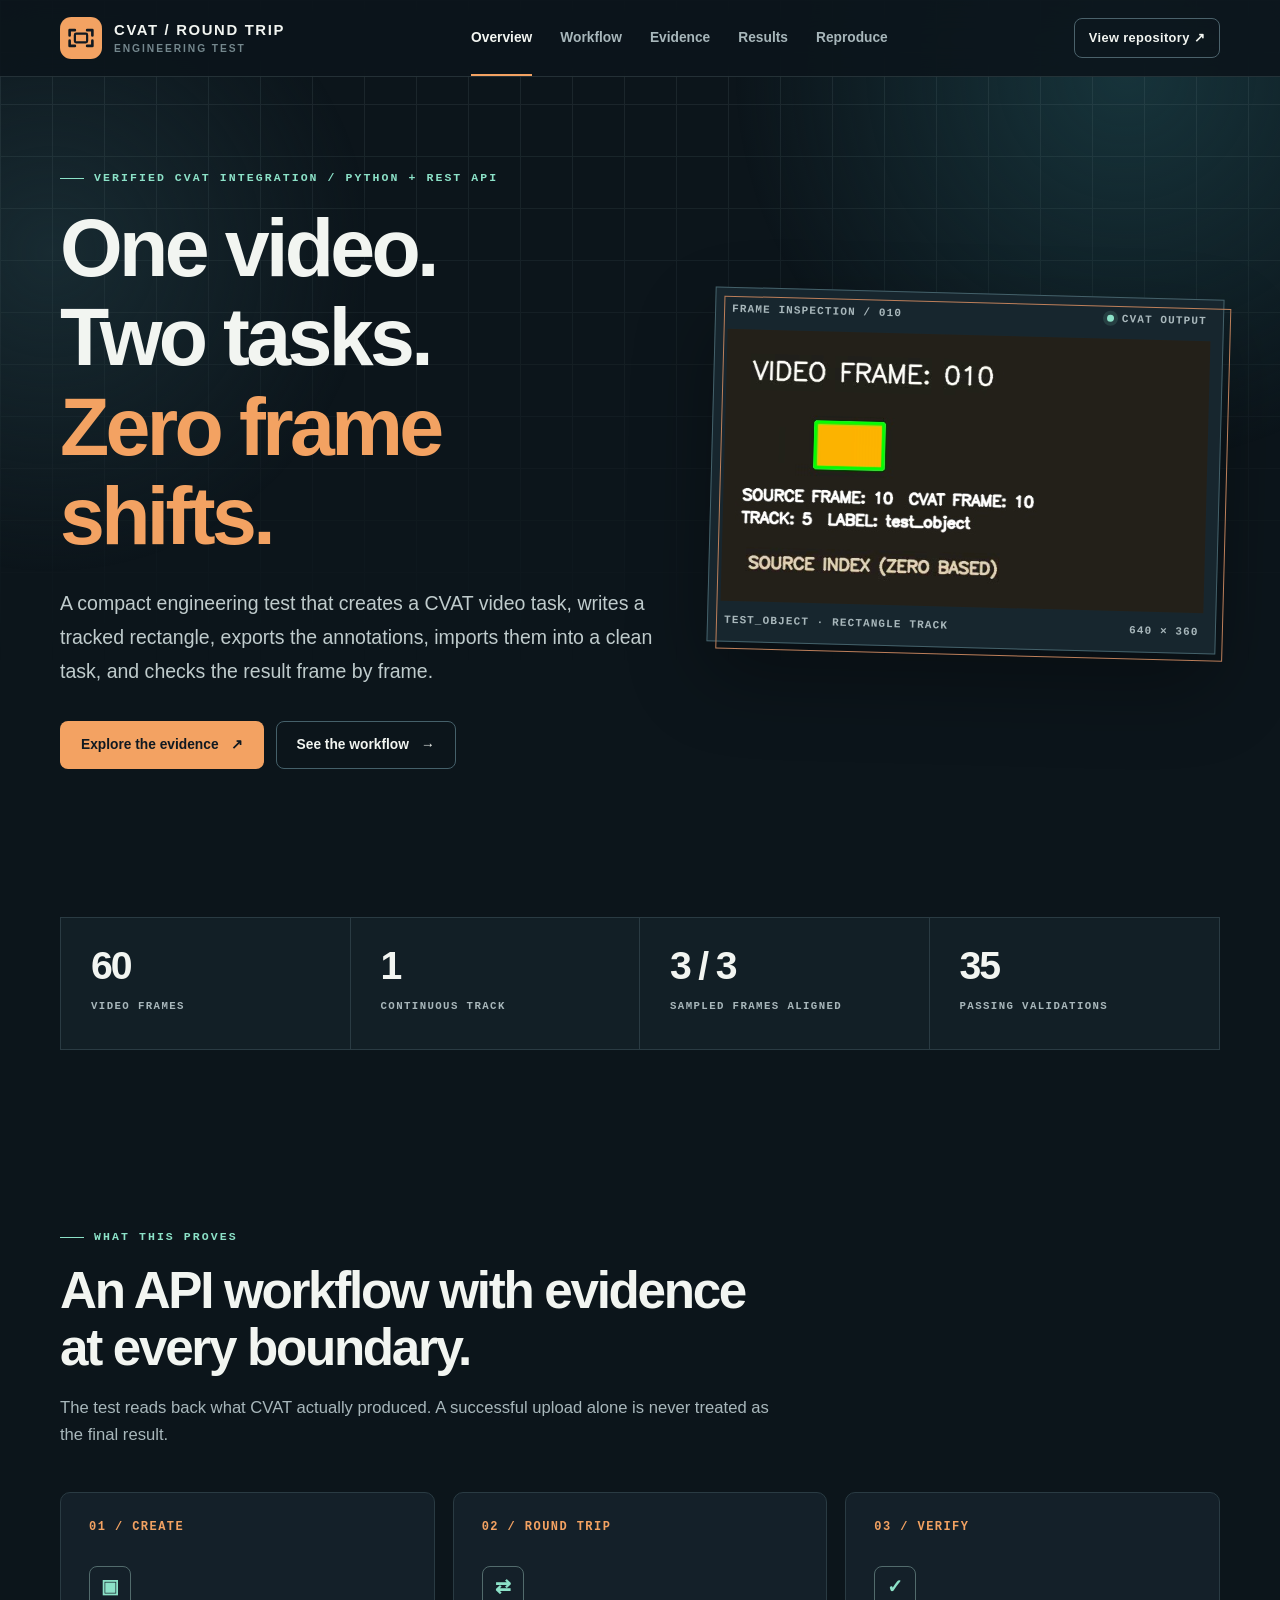
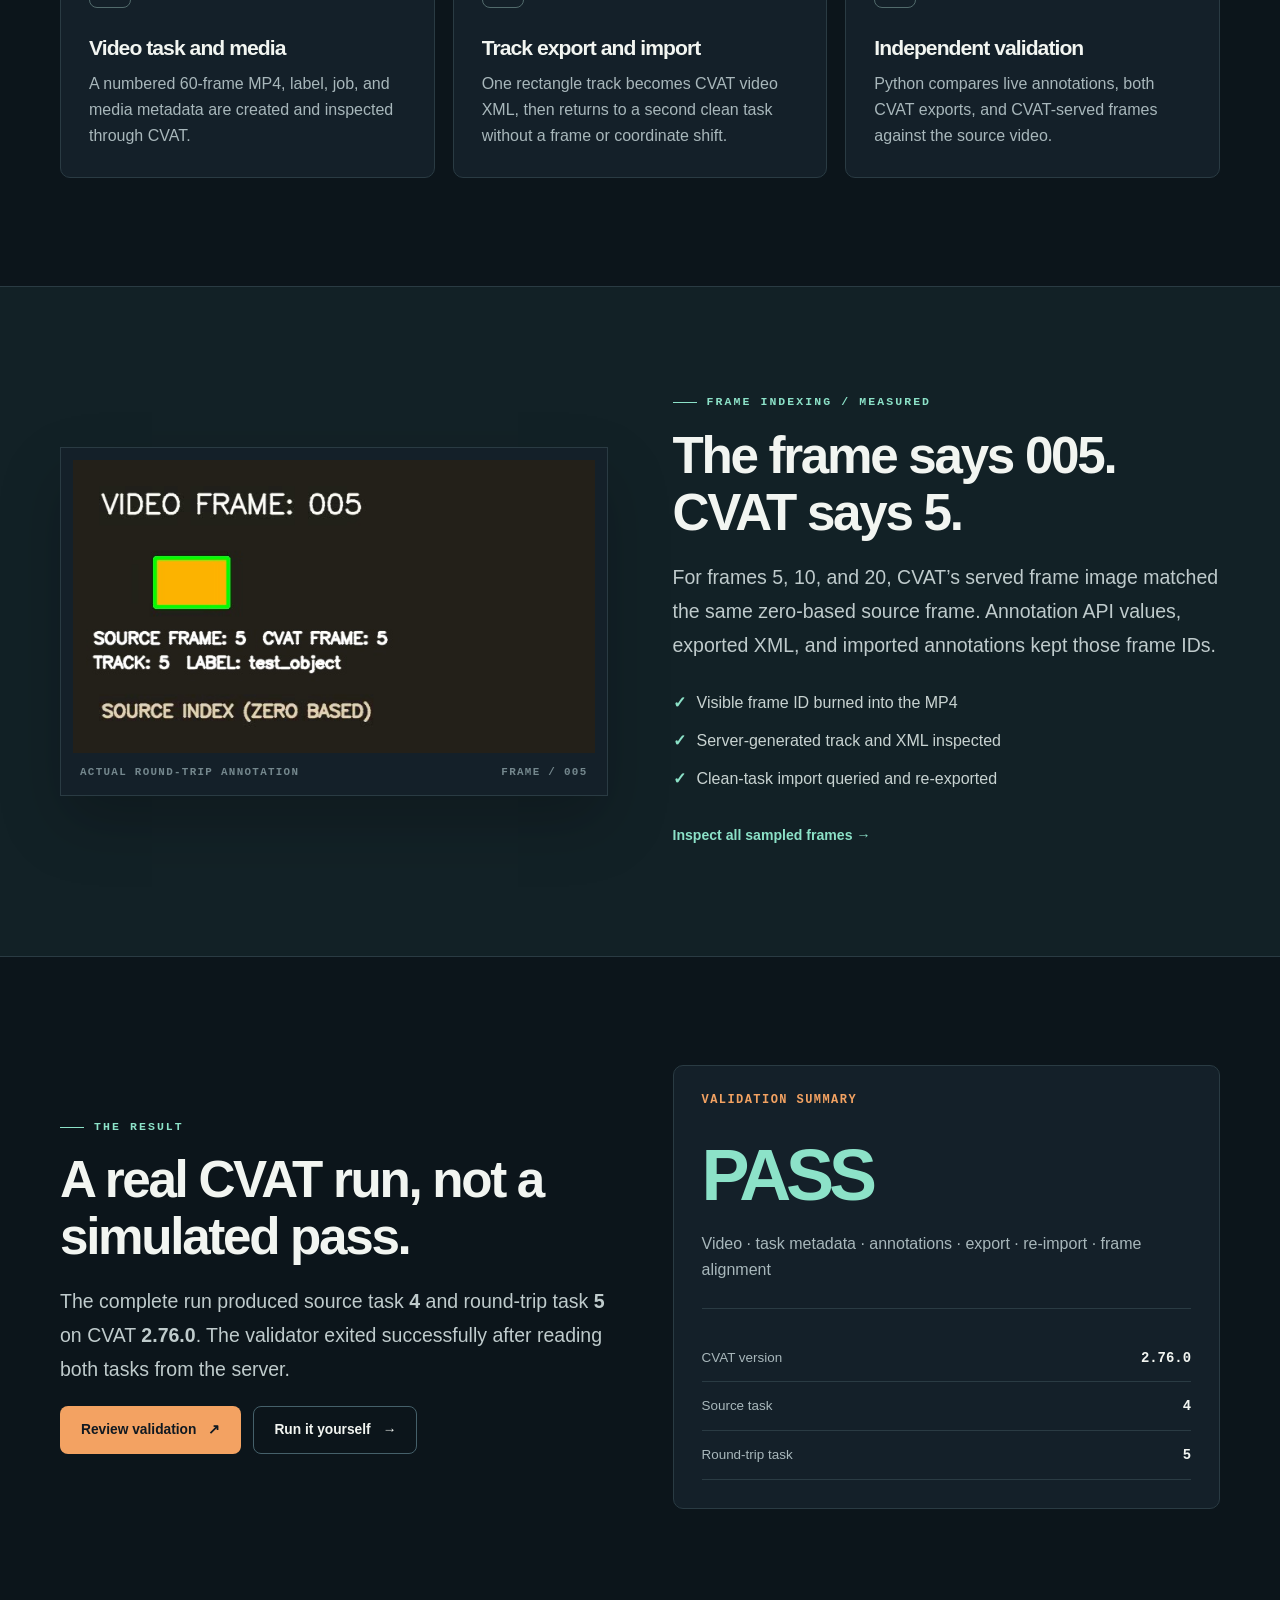
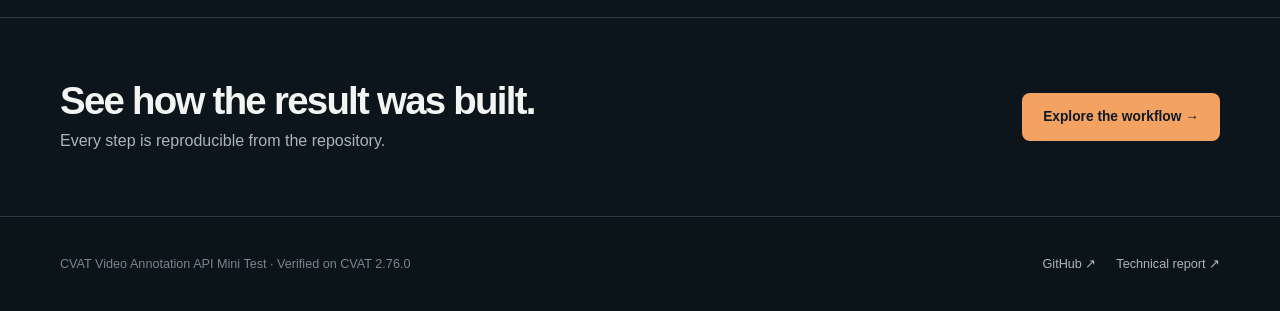
<file: docs/index.html>
<!doctype html>
<html lang="en">
<head>
  <meta charset="utf-8"><meta name="viewport" content="width=device-width, initial-scale=1">
  <meta name="theme-color" content="#0c151b"><meta name="description" content="A verified CVAT video annotation API round trip, from MP4 upload to frame-level validation.">
  <title>CVAT Round Trip — Video Annotation API Test</title>
  <link rel="icon" href="assets/mark.svg" type="image/svg+xml"><link rel="stylesheet" href="assets/site.css">
</head>
<body data-page="overview">
  <div id="site-header"></div>
  <main>
    <section class="hero"><div class="container hero-grid">
      <div class="hero-copy">
        <p class="eyebrow">Verified CVAT integration / Python + REST API</p>
        <h1>One video.<br>Two tasks.<br><span class="accent">Zero frame shifts.</span></h1>
        <p class="lead">A compact engineering test that creates a CVAT video task, writes a tracked rectangle, exports the annotations, imports them into a clean task, and checks the result frame by frame.</p>
        <div class="button-row"><a class="button" href="evidence.html">Explore the evidence <span aria-hidden="true">↗</span></a><a class="button button-secondary" href="workflow.html">See the workflow <span aria-hidden="true">→</span></a></div>
      </div>
      <div class="hero-art" aria-label="Annotated synthetic tracking video frame">
        <div class="art-top"><span>Frame inspection / 010</span><span><i class="live-dot"></i>CVAT output</span></div>
        <img src="assets/evidence_frame_010.jpg" alt="Source video frame 010 with a green CVAT annotation around the moving orange rectangle" width="640" height="360">
        <div class="art-bottom"><span>test_object · rectangle track</span><span>640 × 360</span></div>
      </div>
    </div></section>
    <section class="section-tight"><div class="container metrics" aria-label="Verified experiment metrics">
      <div class="metric"><strong data-value="video.frames">60</strong><span>Video frames</span></div>
      <div class="metric"><strong data-value="annotation.trackCount">1</strong><span>Continuous track</span></div>
      <div class="metric"><strong>3 / 3</strong><span>Sampled frames aligned</span></div>
      <div class="metric"><strong data-check-count>35</strong><span>Passing validations</span></div>
    </div></section>
    <section class="section"><div class="container">
      <div class="section-heading"><p class="eyebrow">What this proves</p><h2>An API workflow with evidence at every boundary.</h2><p>The test reads back what CVAT actually produced. A successful upload alone is never treated as the final result.</p></div>
      <div class="cards-3">
        <article class="card"><span class="card-index">01 / CREATE</span><div class="card-icon">▣</div><h3>Video task and media</h3><p>A numbered 60-frame MP4, label, job, and media metadata are created and inspected through CVAT.</p></article>
        <article class="card"><span class="card-index">02 / ROUND TRIP</span><div class="card-icon">⇄</div><h3>Track export and import</h3><p>One rectangle track becomes CVAT video XML, then returns to a second clean task without a frame or coordinate shift.</p></article>
        <article class="card"><span class="card-index">03 / VERIFY</span><div class="card-icon">✓</div><h3>Independent validation</h3><p>Python compares live annotations, both CVAT exports, and CVAT-served frames against the source video.</p></article>
      </div>
    </div></section>
    <section class="section band"><div class="container split">
      <div class="image-panel"><img src="assets/evidence_frame_005.jpg" alt="Annotated frame 005 from the round-trip CVAT task" width="640" height="360"><div class="image-caption"><span>Actual round-trip annotation</span><span>Frame / 005</span></div></div>
      <div><p class="eyebrow">Frame indexing / measured</p><h2>The frame says 005. CVAT says 5.</h2><p class="lead">For frames 5, 10, and 20, CVAT’s served frame image matched the same zero-based source frame. Annotation API values, exported XML, and imported annotations kept those frame IDs.</p><ul class="check-list"><li>Visible frame ID burned into the MP4</li><li>Server-generated track and XML inspected</li><li>Clean-task import queried and re-exported</li></ul><a class="text-link" href="evidence.html">Inspect all sampled frames →</a></div>
    </div></section>
    <section class="section"><div class="container split">
      <div><p class="eyebrow">The result</p><h2>A real CVAT run, not a simulated pass.</h2><p class="lead">The complete run produced source task <strong data-value="sourceTaskId">4</strong> and round-trip task <strong data-value="roundTripTaskId">5</strong> on CVAT <strong data-value="cvatVersion">2.76.0</strong>. The validator exited successfully after reading both tasks from the server.</p><div class="button-row"><a class="button" href="results.html">Review validation <span aria-hidden="true">↗</span></a><a class="button button-secondary" href="reproduce.html">Run it yourself <span aria-hidden="true">→</span></a></div></div>
      <div class="card"><span class="card-index">VALIDATION SUMMARY</span><div style="font-size:4.5rem;line-height:1;color:var(--mint);font-weight:750;letter-spacing:-.07em;margin:12px 0 20px">PASS</div><p>Video · task metadata · annotations · export · re-import · frame alignment</p><div style="height:1px;background:var(--line);margin:25px 0"></div><div class="detail-row"><span>CVAT version</span><strong data-value="cvatVersion">2.76.0</strong></div><div class="detail-row"><span>Source task</span><strong data-value="sourceTaskId">4</strong></div><div class="detail-row"><span>Round-trip task</span><strong data-value="roundTripTaskId">5</strong></div></div>
    </div></section>
  </main>
  <div class="cta"><div class="container cta-inner"><div><h2>See how the result was built.</h2><p>Every step is reproducible from the repository.</p></div><a class="button" href="workflow.html">Explore the workflow →</a></div></div>
  <div id="site-footer"></div>
  <script src="assets/data.js"></script><script src="assets/site.js"></script>
</body>
</html>
</file>
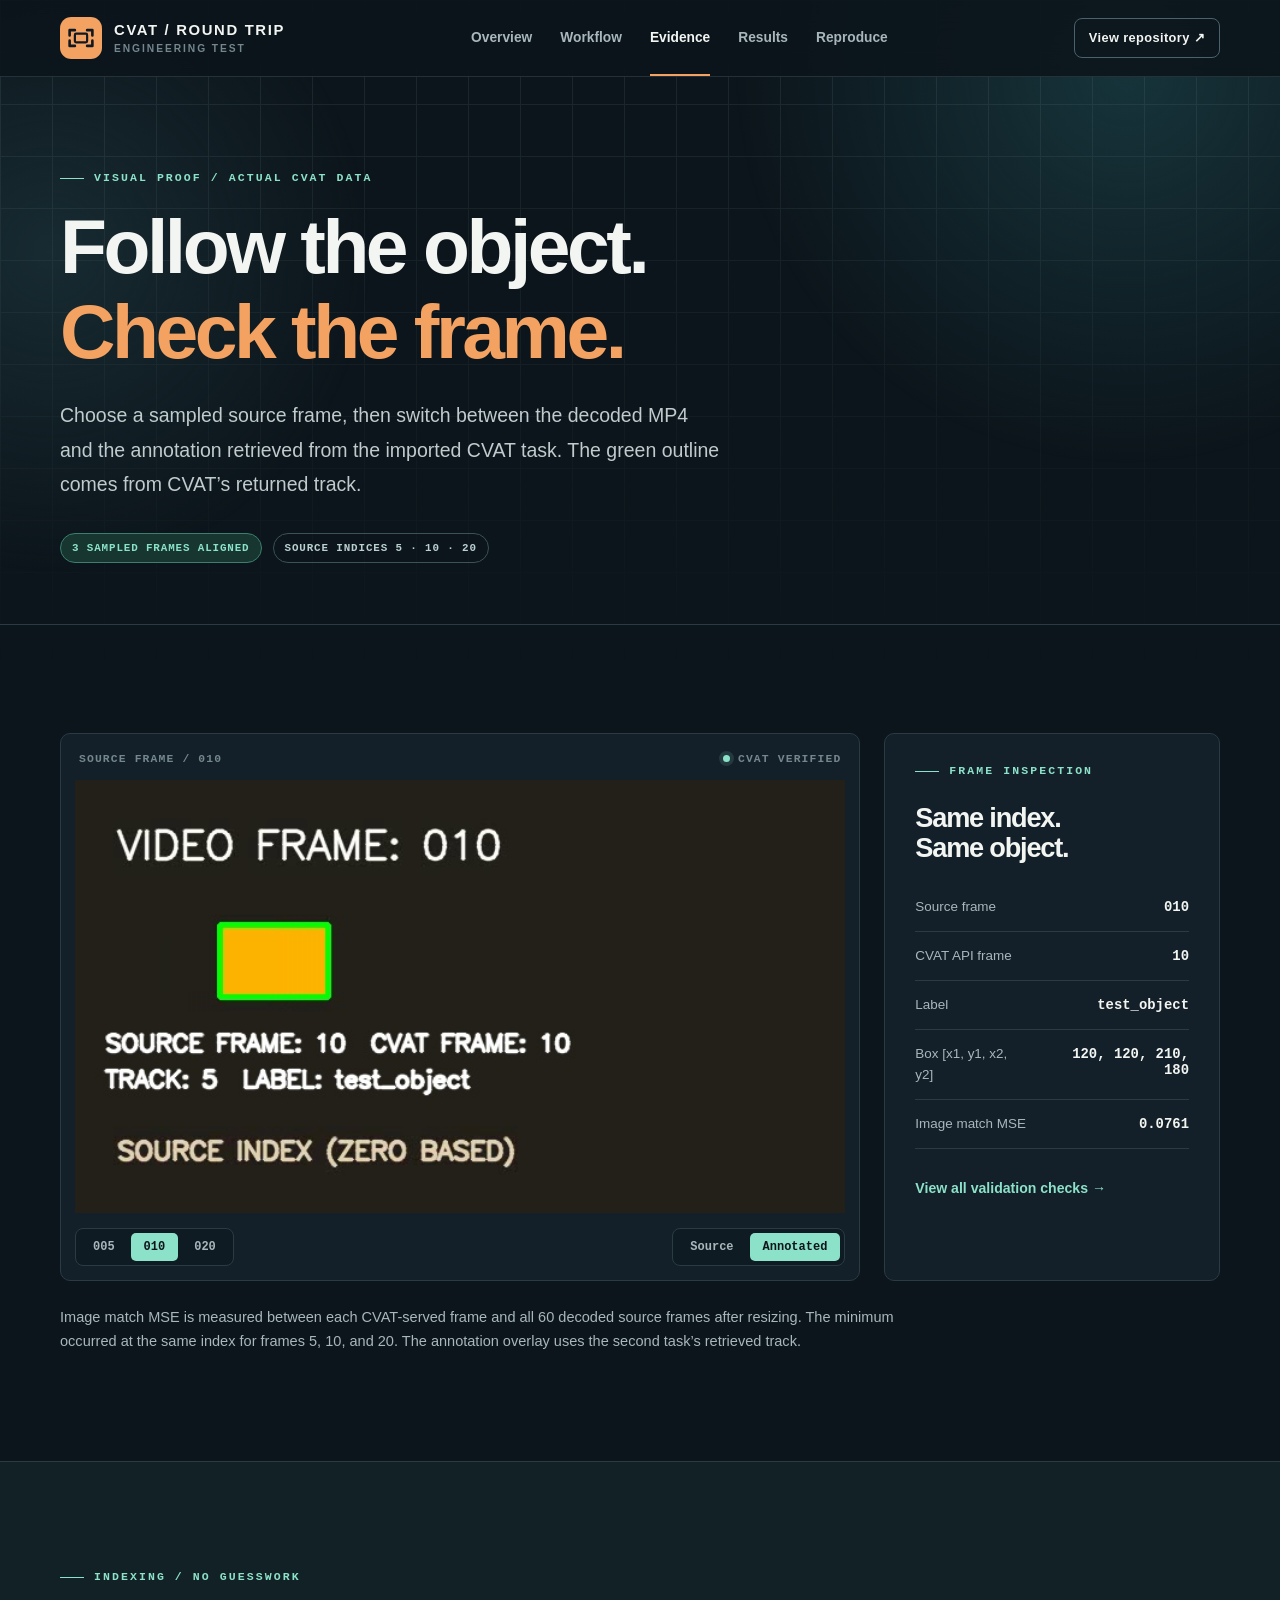
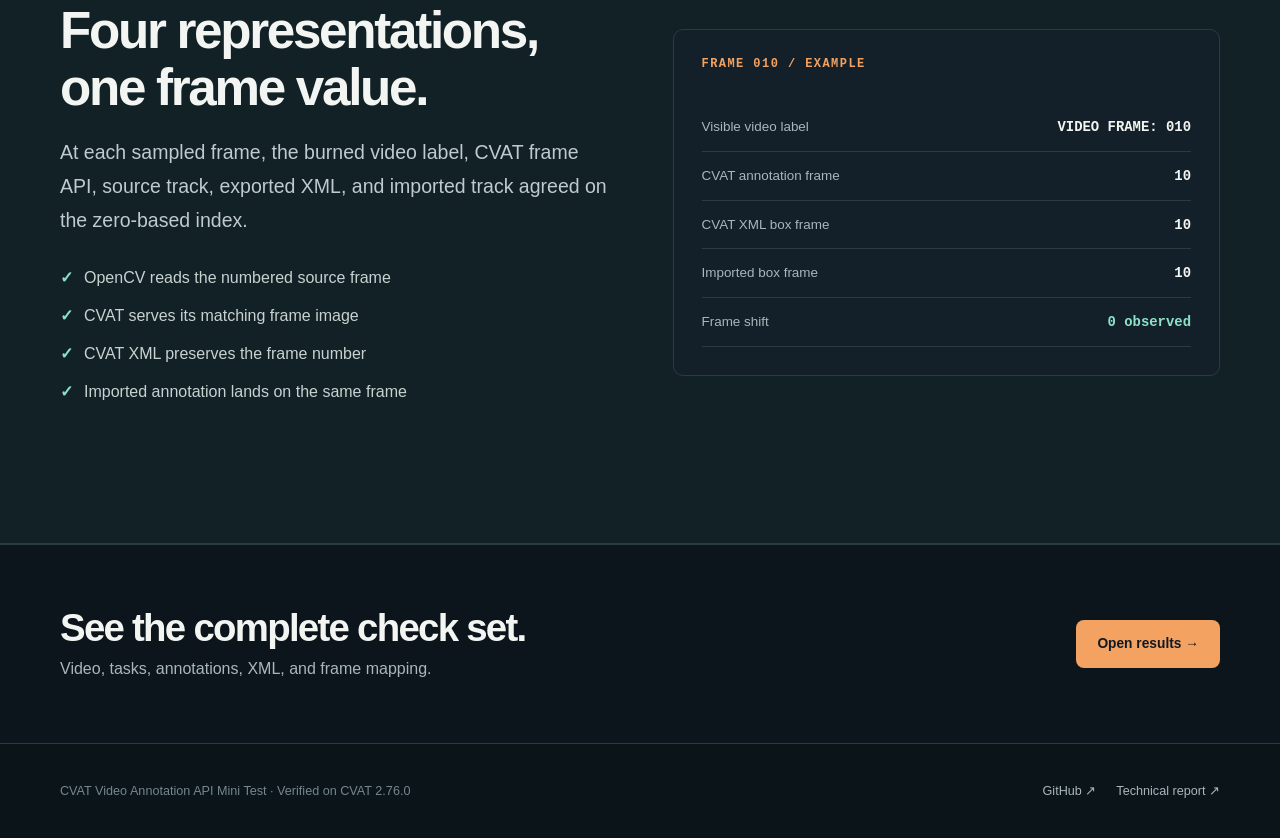
<file: docs/evidence.html>
<!doctype html>
<html lang="en">
<head><meta charset="utf-8"><meta name="viewport" content="width=device-width, initial-scale=1"><meta name="theme-color" content="#0c151b"><meta name="description" content="Inspect source frames and the matching CVAT round-trip annotations."><title>Visual Evidence — CVAT Round Trip</title><link rel="icon" href="assets/mark.svg" type="image/svg+xml"><link rel="stylesheet" href="assets/site.css"></head>
<body data-page="evidence">
  <div id="site-header"></div>
  <main>
    <section class="page-hero"><div class="container"><p class="eyebrow">Visual proof / actual CVAT data</p><h1>Follow the object.<br><span class="accent">Check the frame.</span></h1><p class="lead">Choose a sampled source frame, then switch between the decoded MP4 and the annotation retrieved from the imported CVAT task. The green outline comes from CVAT’s returned track.</p><div class="inline-meta"><span class="chip chip-pass">3 sampled frames aligned</span><span class="chip">Source indices 5 · 10 · 20</span></div></div></section>
    <section class="section"><div class="container"><div class="evidence-layout">
      <div class="viewer"><div class="viewer-top"><span id="viewer-frame">SOURCE FRAME / 010</span><span><i class="live-dot"></i>CVAT verified</span></div><img id="evidence-image" src="assets/evidence_frame_010.jpg" alt="CVAT annotation on source video frame 10" width="640" height="360"><div class="viewer-controls"><div class="segmented" aria-label="Select video frame"><button type="button" data-frame="5" aria-pressed="false">005</button><button type="button" data-frame="10" aria-pressed="true">010</button><button type="button" data-frame="20" aria-pressed="false">020</button></div><div class="segmented" aria-label="Select image view"><button type="button" data-view="raw" aria-pressed="false">Source</button><button type="button" data-view="annotated" aria-pressed="true">Annotated</button></div></div></div>
      <aside class="side-panel"><p class="eyebrow">Frame inspection</p><h3>Same index.<br>Same object.</h3><div class="detail-row"><span>Source frame</span><strong id="detail-frame">010</strong></div><div class="detail-row"><span>CVAT API frame</span><strong id="detail-cvat-frame">10</strong></div><div class="detail-row"><span>Label</span><strong data-value="annotation.label">test_object</strong></div><div class="detail-row"><span>Box [x1, y1, x2, y2]</span><strong id="detail-coordinates">120, 120, 210, 180</strong></div><div class="detail-row"><span>Image match MSE</span><strong id="detail-error">0.0761</strong></div><a class="text-link" href="results.html">View all validation checks →</a></aside>
    </div><p class="method-note">Image match MSE is measured between each CVAT-served frame and all 60 decoded source frames after resizing. The minimum occurred at the same index for frames 5, 10, and 20. The annotation overlay uses the second task’s retrieved track.</p></div></section>
    <section class="section band"><div class="container split"><div><p class="eyebrow">Indexing / no guesswork</p><h2>Four representations, one frame value.</h2><p class="lead">At each sampled frame, the burned video label, CVAT frame API, source track, exported XML, and imported track agreed on the zero-based index.</p><ul class="check-list"><li>OpenCV reads the numbered source frame</li><li>CVAT serves its matching frame image</li><li>CVAT XML preserves the frame number</li><li>Imported annotation lands on the same frame</li></ul></div><div class="card"><span class="card-index">FRAME 010 / EXAMPLE</span><div class="detail-row"><span>Visible video label</span><strong>VIDEO FRAME: 010</strong></div><div class="detail-row"><span>CVAT annotation frame</span><strong>10</strong></div><div class="detail-row"><span>CVAT XML box frame</span><strong>10</strong></div><div class="detail-row"><span>Imported box frame</span><strong>10</strong></div><div class="detail-row"><span>Frame shift</span><strong style="color:var(--mint)">0 observed</strong></div></div></div></section>
  </main>
  <div class="cta"><div class="container cta-inner"><div><h2>See the complete check set.</h2><p>Video, tasks, annotations, XML, and frame mapping.</p></div><a class="button" href="results.html">Open results →</a></div></div>
  <div id="site-footer"></div><script src="assets/data.js"></script><script src="assets/site.js"></script>
</body></html>
</file>
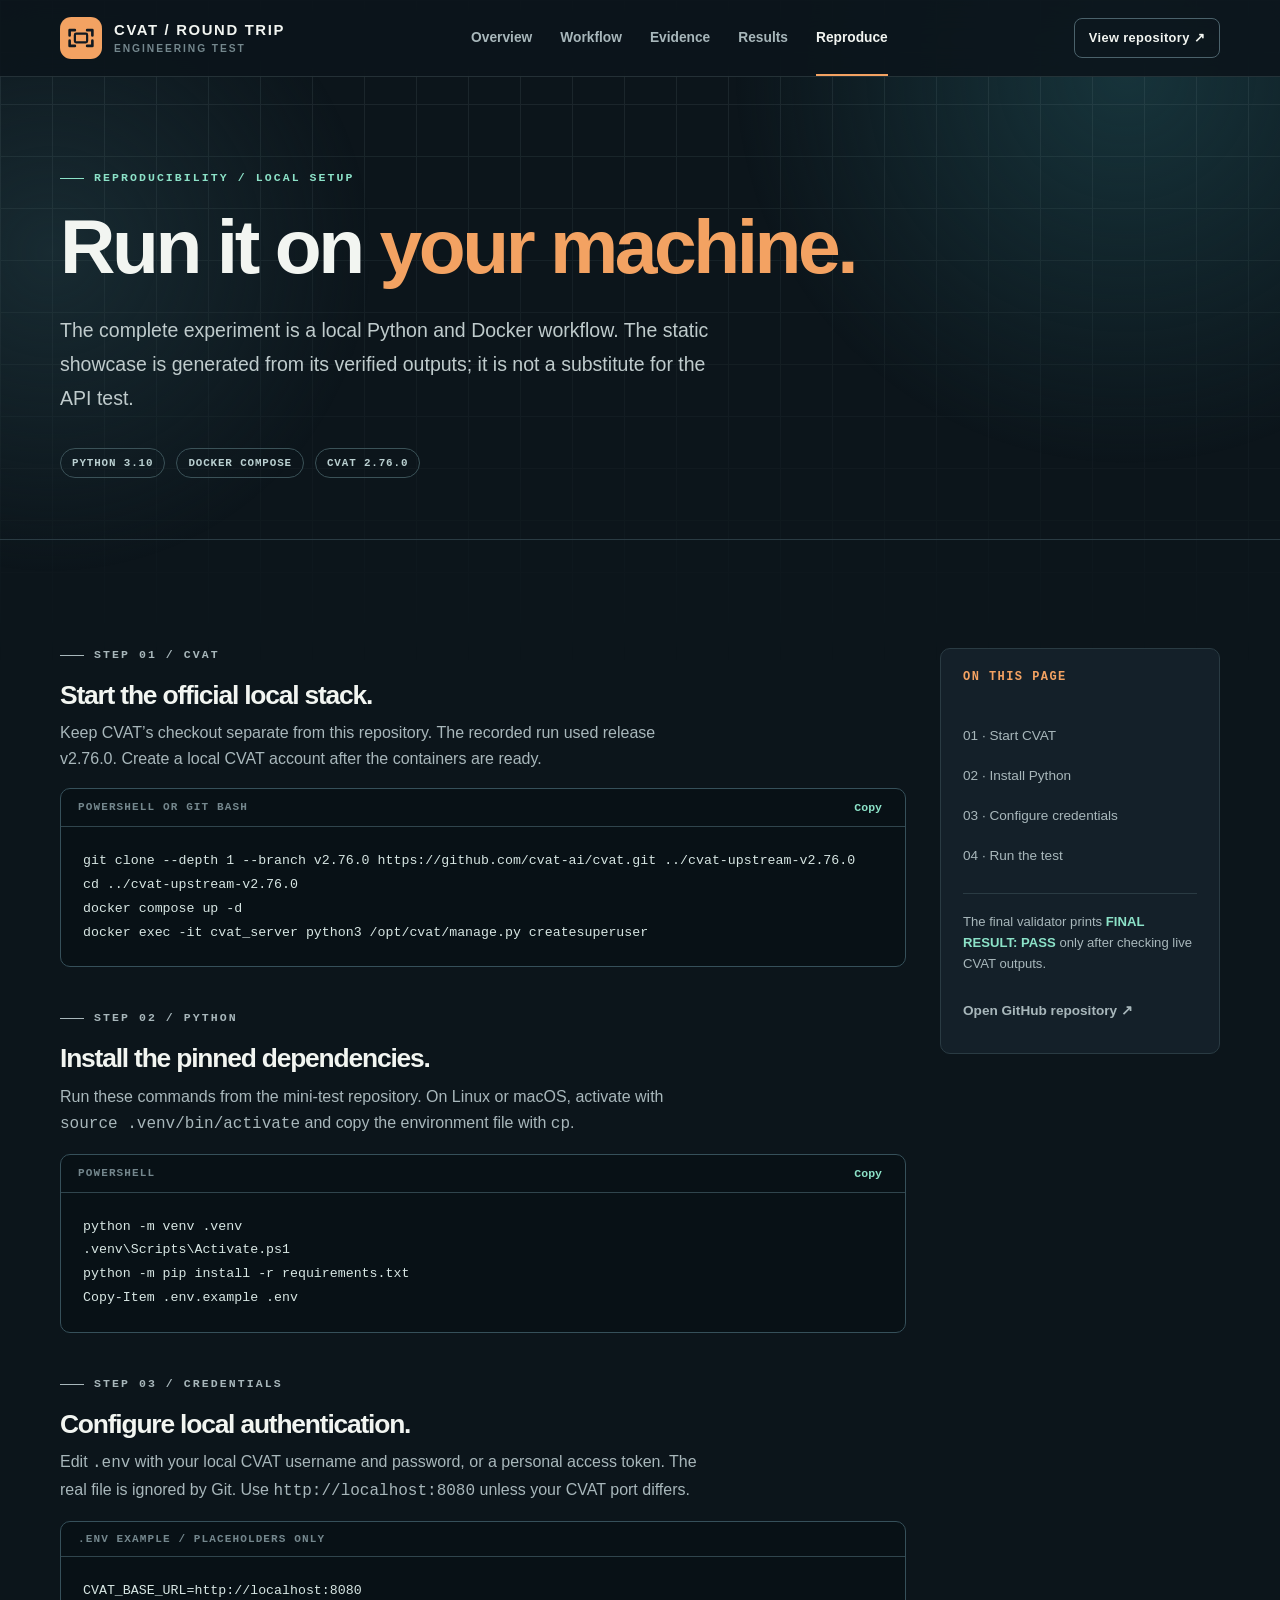
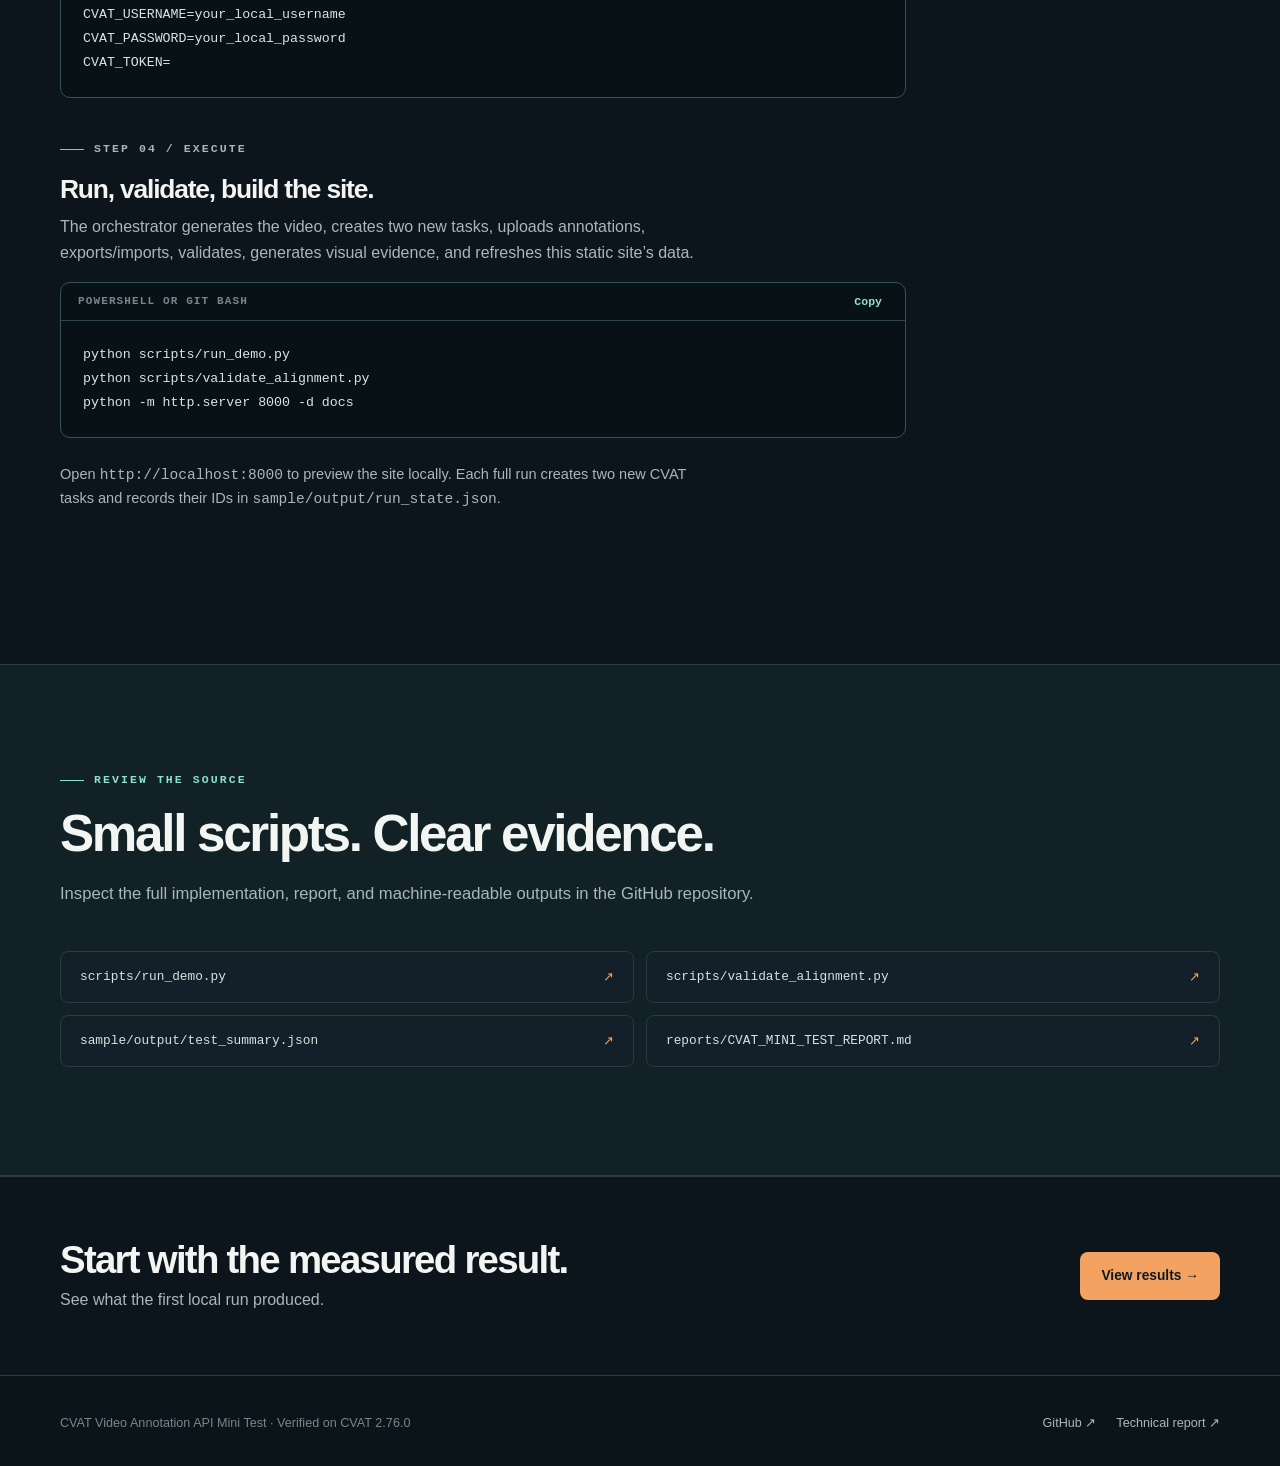
<file: docs/reproduce.html>
<!doctype html>
<html lang="en">
<head><meta charset="utf-8"><meta name="viewport" content="width=device-width, initial-scale=1"><meta name="theme-color" content="#0c151b"><meta name="description" content="Reproduce the local CVAT video annotation API test."><title>Reproduce the Test — CVAT Round Trip</title><link rel="icon" href="assets/mark.svg" type="image/svg+xml"><link rel="stylesheet" href="assets/site.css"></head>
<body data-page="reproduce">
  <div id="site-header"></div>
  <main>
    <section class="page-hero"><div class="container"><p class="eyebrow">Reproducibility / local setup</p><h1>Run it on <span class="accent">your machine.</span></h1><p class="lead">The complete experiment is a local Python and Docker workflow. The static showcase is generated from its verified outputs; it is not a substitute for the API test.</p><div class="inline-meta"><span class="chip">Python 3.10</span><span class="chip">Docker Compose</span><span class="chip">CVAT <span data-value="cvatVersion">2.76.0</span></span></div></div></section>
    <section class="section"><div class="container guide-grid">
      <div>
        <div class="guide-step" id="cvat"><p class="eyebrow">Step 01 / CVAT</p><h2>Start the official local stack.</h2><p>Keep CVAT’s checkout separate from this repository. The recorded run used release v2.76.0. Create a local CVAT account after the containers are ready.</p><div class="code-block"><div class="code-head"><span>PowerShell or Git Bash</span><button class="copy-button" type="button" data-copy="code-cvat">Copy</button></div><pre id="code-cvat">git clone --depth 1 --branch v2.76.0 https://github.com/cvat-ai/cvat.git ../cvat-upstream-v2.76.0
cd ../cvat-upstream-v2.76.0
docker compose up -d
docker exec -it cvat_server python3 /opt/cvat/manage.py createsuperuser</pre></div></div>
        <div class="guide-step" id="python"><p class="eyebrow">Step 02 / Python</p><h2>Install the pinned dependencies.</h2><p>Run these commands from the mini-test repository. On Linux or macOS, activate with <code>source .venv/bin/activate</code> and copy the environment file with <code>cp</code>.</p><div class="code-block"><div class="code-head"><span>PowerShell</span><button class="copy-button" type="button" data-copy="code-python">Copy</button></div><pre id="code-python">python -m venv .venv
.venv\Scripts\Activate.ps1
python -m pip install -r requirements.txt
Copy-Item .env.example .env</pre></div></div>
        <div class="guide-step" id="credentials"><p class="eyebrow">Step 03 / Credentials</p><h2>Configure local authentication.</h2><p>Edit <code>.env</code> with your local CVAT username and password, or a personal access token. The real file is ignored by Git. Use <code>http://localhost:8080</code> unless your CVAT port differs.</p><div class="code-block"><div class="code-head"><span>.env example / placeholders only</span></div><pre>CVAT_BASE_URL=http://localhost:8080
CVAT_USERNAME=your_local_username
CVAT_PASSWORD=your_local_password
CVAT_TOKEN=</pre></div></div>
        <div class="guide-step" id="execute"><p class="eyebrow">Step 04 / Execute</p><h2>Run, validate, build the site.</h2><p>The orchestrator generates the video, creates two new tasks, uploads annotations, exports/imports, validates, generates visual evidence, and refreshes this static site’s data.</p><div class="code-block"><div class="code-head"><span>PowerShell or Git Bash</span><button class="copy-button" type="button" data-copy="code-run">Copy</button></div><pre id="code-run">python scripts/run_demo.py
python scripts/validate_alignment.py
python -m http.server 8000 -d docs</pre></div><p class="method-note">Open <code>http://localhost:8000</code> to preview the site locally. Each full run creates two new CVAT tasks and records their IDs in <code>sample/output/run_state.json</code>.</p></div>
      </div>
      <aside class="guide-aside"><div class="card"><span class="card-index">ON THIS PAGE</span><a href="#cvat">01 · Start CVAT</a><a href="#python">02 · Install Python</a><a href="#credentials">03 · Configure credentials</a><a href="#execute">04 · Run the test</a><div style="height:1px;background:var(--line);margin:17px 0"></div><p style="font-size:.82rem;margin-bottom:16px">The final validator prints <strong style="color:var(--mint)">FINAL RESULT: PASS</strong> only after checking live CVAT outputs.</p><a class="text-link" data-repo-link href="#" target="_blank" rel="noopener noreferrer">Open GitHub repository ↗</a></div></aside>
    </div></section>
    <section class="section band"><div class="container"><div class="section-heading"><p class="eyebrow">Review the source</p><h2>Small scripts. Clear evidence.</h2><p>Inspect the full implementation, report, and machine-readable outputs in the GitHub repository.</p></div><div class="file-list"><a class="file-link" href="https://github.com/asadozzaman/cvat-video-annotation-roundtrip/blob/main/scripts/run_demo.py" target="_blank" rel="noopener noreferrer">scripts/run_demo.py</a><a class="file-link" href="https://github.com/asadozzaman/cvat-video-annotation-roundtrip/blob/main/scripts/validate_alignment.py" target="_blank" rel="noopener noreferrer">scripts/validate_alignment.py</a><a class="file-link" href="https://github.com/asadozzaman/cvat-video-annotation-roundtrip/blob/main/sample/output/test_summary.json" target="_blank" rel="noopener noreferrer">sample/output/test_summary.json</a><a class="file-link" href="https://github.com/asadozzaman/cvat-video-annotation-roundtrip/blob/main/reports/CVAT_MINI_TEST_REPORT.md" target="_blank" rel="noopener noreferrer">reports/CVAT_MINI_TEST_REPORT.md</a></div></div></section>
  </main>
  <div class="cta"><div class="container cta-inner"><div><h2>Start with the measured result.</h2><p>See what the first local run produced.</p></div><a class="button" href="results.html">View results →</a></div></div>
  <div id="site-footer"></div><script src="assets/data.js"></script><script src="assets/site.js"></script>
</body></html>
</file>
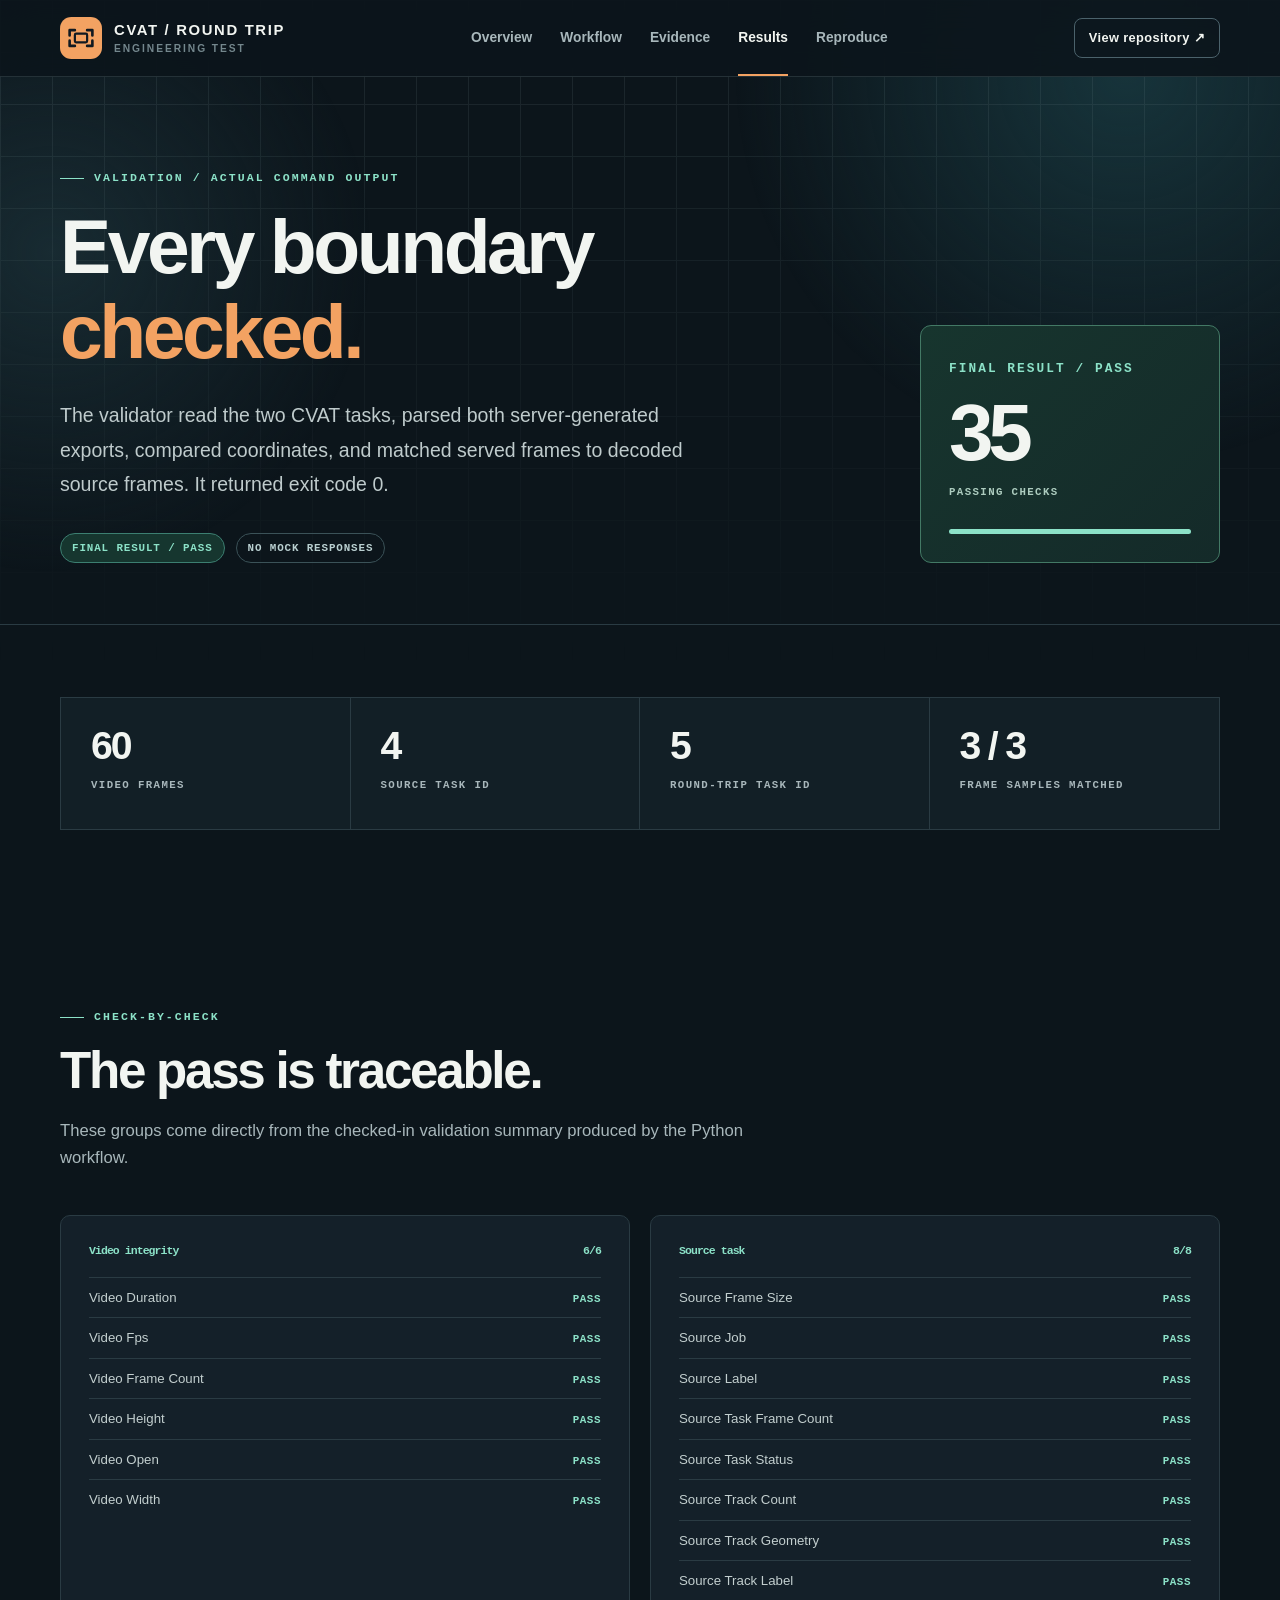
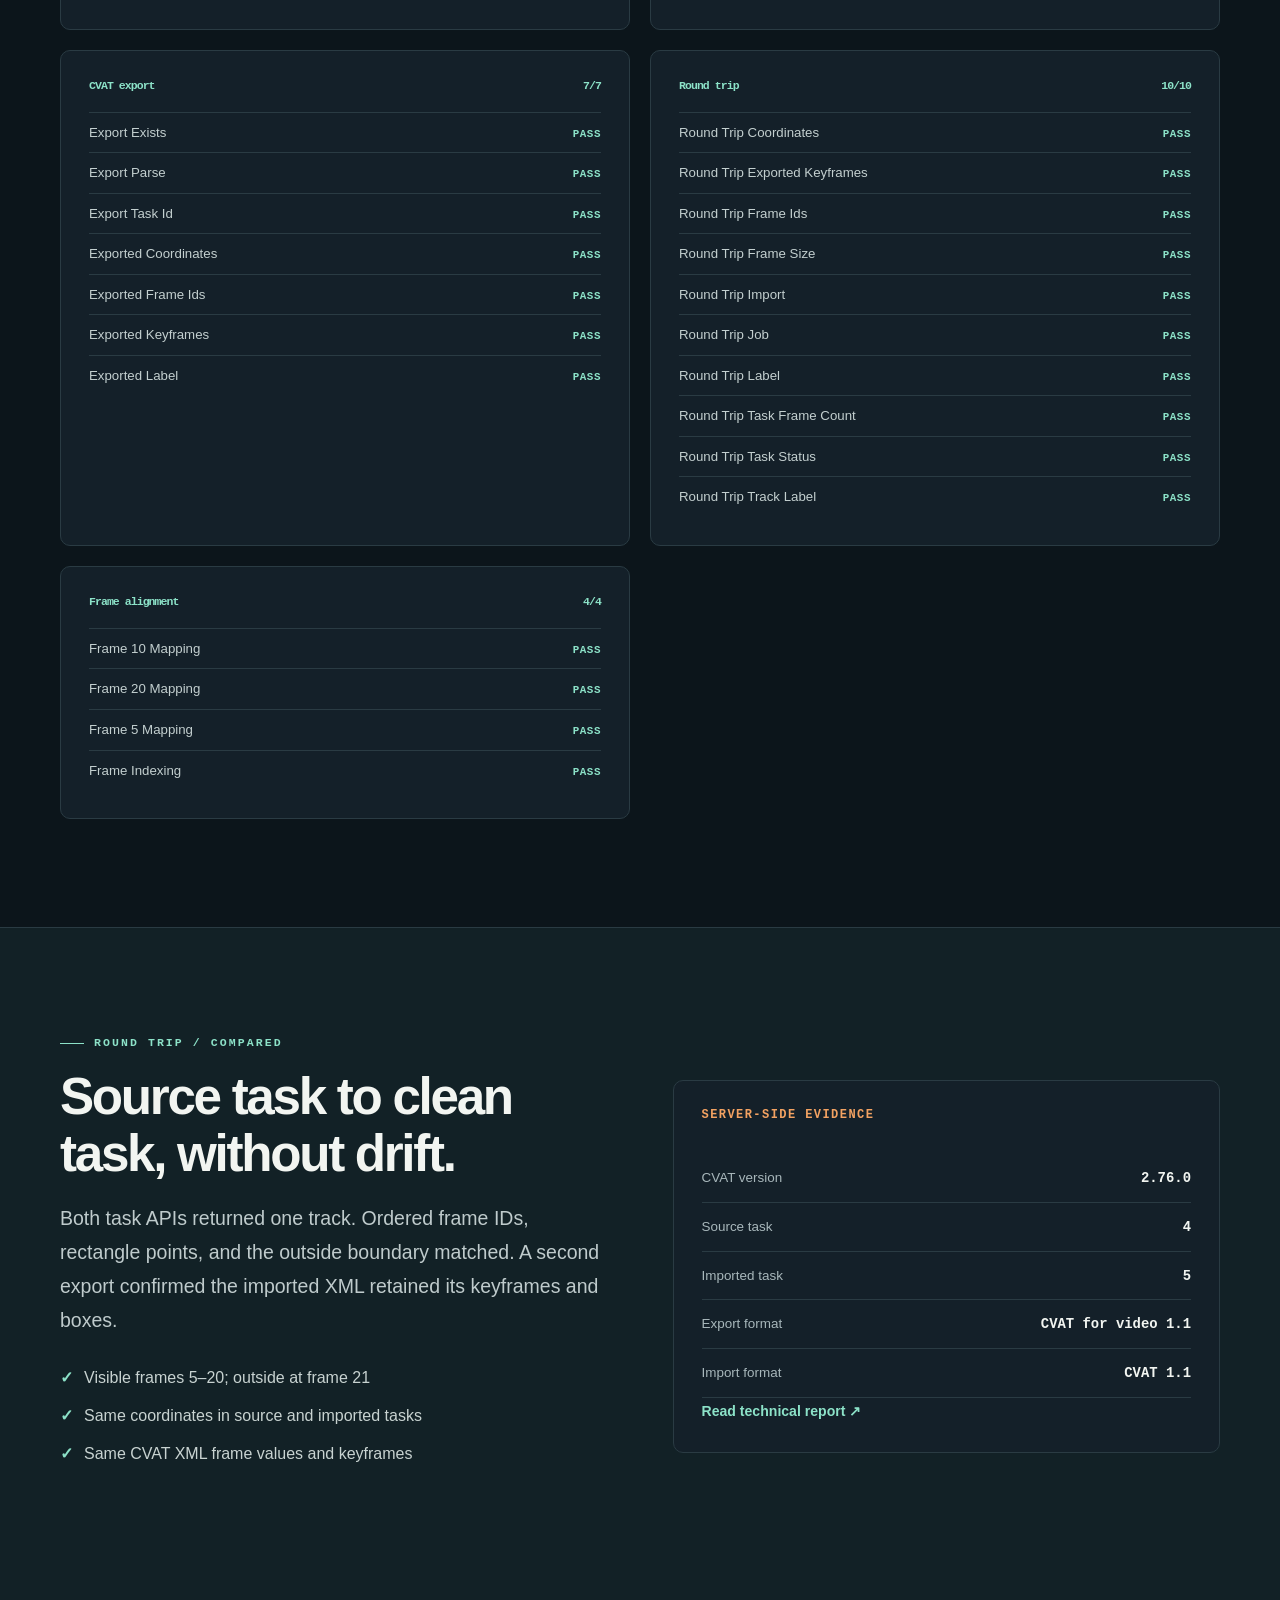
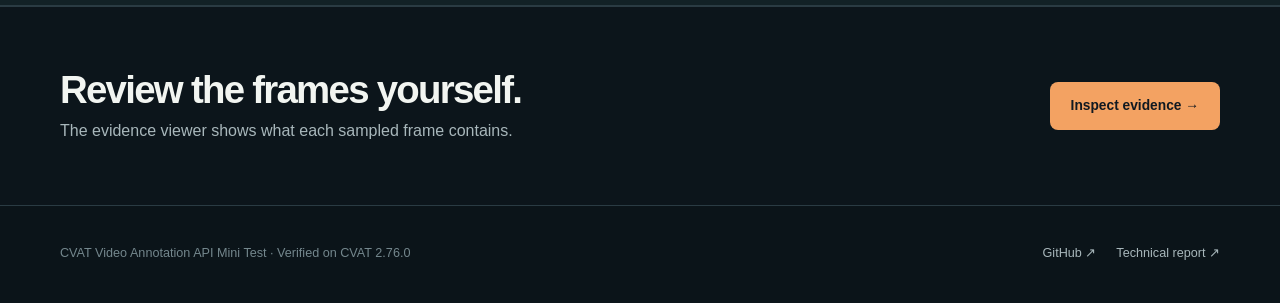
<file: docs/results.html>
<!doctype html>
<html lang="en">
<head><meta charset="utf-8"><meta name="viewport" content="width=device-width, initial-scale=1"><meta name="theme-color" content="#0c151b"><meta name="description" content="Live CVAT validation results for the video annotation API round trip."><title>Validation Results — CVAT Round Trip</title><link rel="icon" href="assets/mark.svg" type="image/svg+xml"><link rel="stylesheet" href="assets/site.css"></head>
<body data-page="results">
  <div id="site-header"></div>
  <main>
    <section class="page-hero"><div class="container result-hero">
      <div><p class="eyebrow">Validation / actual command output</p><h1>Every boundary<br><span class="accent">checked.</span></h1><p class="lead">The validator read the two CVAT tasks, parsed both server-generated exports, compared coordinates, and matched served frames to decoded source frames. It returned exit code 0.</p><div class="inline-meta"><span class="chip chip-pass">Final result / PASS</span><span class="chip">No mock responses</span></div></div>
      <div class="result-score"><span class="status">FINAL RESULT / PASS</span><strong data-check-count>35</strong><small>Passing checks</small><div class="progress" role="img" aria-label="All validation checks passed"><span></span></div></div>
    </div></section>
    <section class="section-tight"><div class="container metrics">
      <div class="metric"><strong data-value="video.frames">60</strong><span>Video frames</span></div>
      <div class="metric"><strong data-value="sourceTaskId">4</strong><span>Source task ID</span></div>
      <div class="metric"><strong data-value="roundTripTaskId">5</strong><span>Round-trip task ID</span></div>
      <div class="metric"><strong>3 / 3</strong><span>Frame samples matched</span></div>
    </div></section>
    <section class="section"><div class="container"><div class="section-heading"><p class="eyebrow">Check-by-check</p><h2>The pass is traceable.</h2><p>These groups come directly from the checked-in validation summary produced by the Python workflow.</p></div><div id="results-grid" class="results-grid" aria-label="Validation checks"></div></div></section>
    <section class="section band"><div class="container split"><div><p class="eyebrow">Round trip / compared</p><h2>Source task to clean task, without drift.</h2><p class="lead">Both task APIs returned one track. Ordered frame IDs, rectangle points, and the outside boundary matched. A second export confirmed the imported XML retained its keyframes and boxes.</p><ul class="check-list"><li>Visible frames 5–20; outside at frame 21</li><li>Same coordinates in source and imported tasks</li><li>Same CVAT XML frame values and keyframes</li></ul></div><div class="card"><span class="card-index">SERVER-SIDE EVIDENCE</span><div class="detail-row"><span>CVAT version</span><strong data-value="cvatVersion">2.76.0</strong></div><div class="detail-row"><span>Source task</span><strong data-value="sourceTaskId">4</strong></div><div class="detail-row"><span>Imported task</span><strong data-value="roundTripTaskId">5</strong></div><div class="detail-row"><span>Export format</span><strong data-value="annotation.exportFormat">CVAT for video 1.1</strong></div><div class="detail-row"><span>Import format</span><strong data-value="annotation.importFormat">CVAT 1.1</strong></div><a class="text-link" data-report-link href="#" target="_blank" rel="noopener noreferrer">Read technical report ↗</a></div></div></section>
  </main>
  <div class="cta"><div class="container cta-inner"><div><h2>Review the frames yourself.</h2><p>The evidence viewer shows what each sampled frame contains.</p></div><a class="button" href="evidence.html">Inspect evidence →</a></div></div>
  <div id="site-footer"></div><script src="assets/data.js"></script><script src="assets/site.js"></script>
</body></html>
</file>
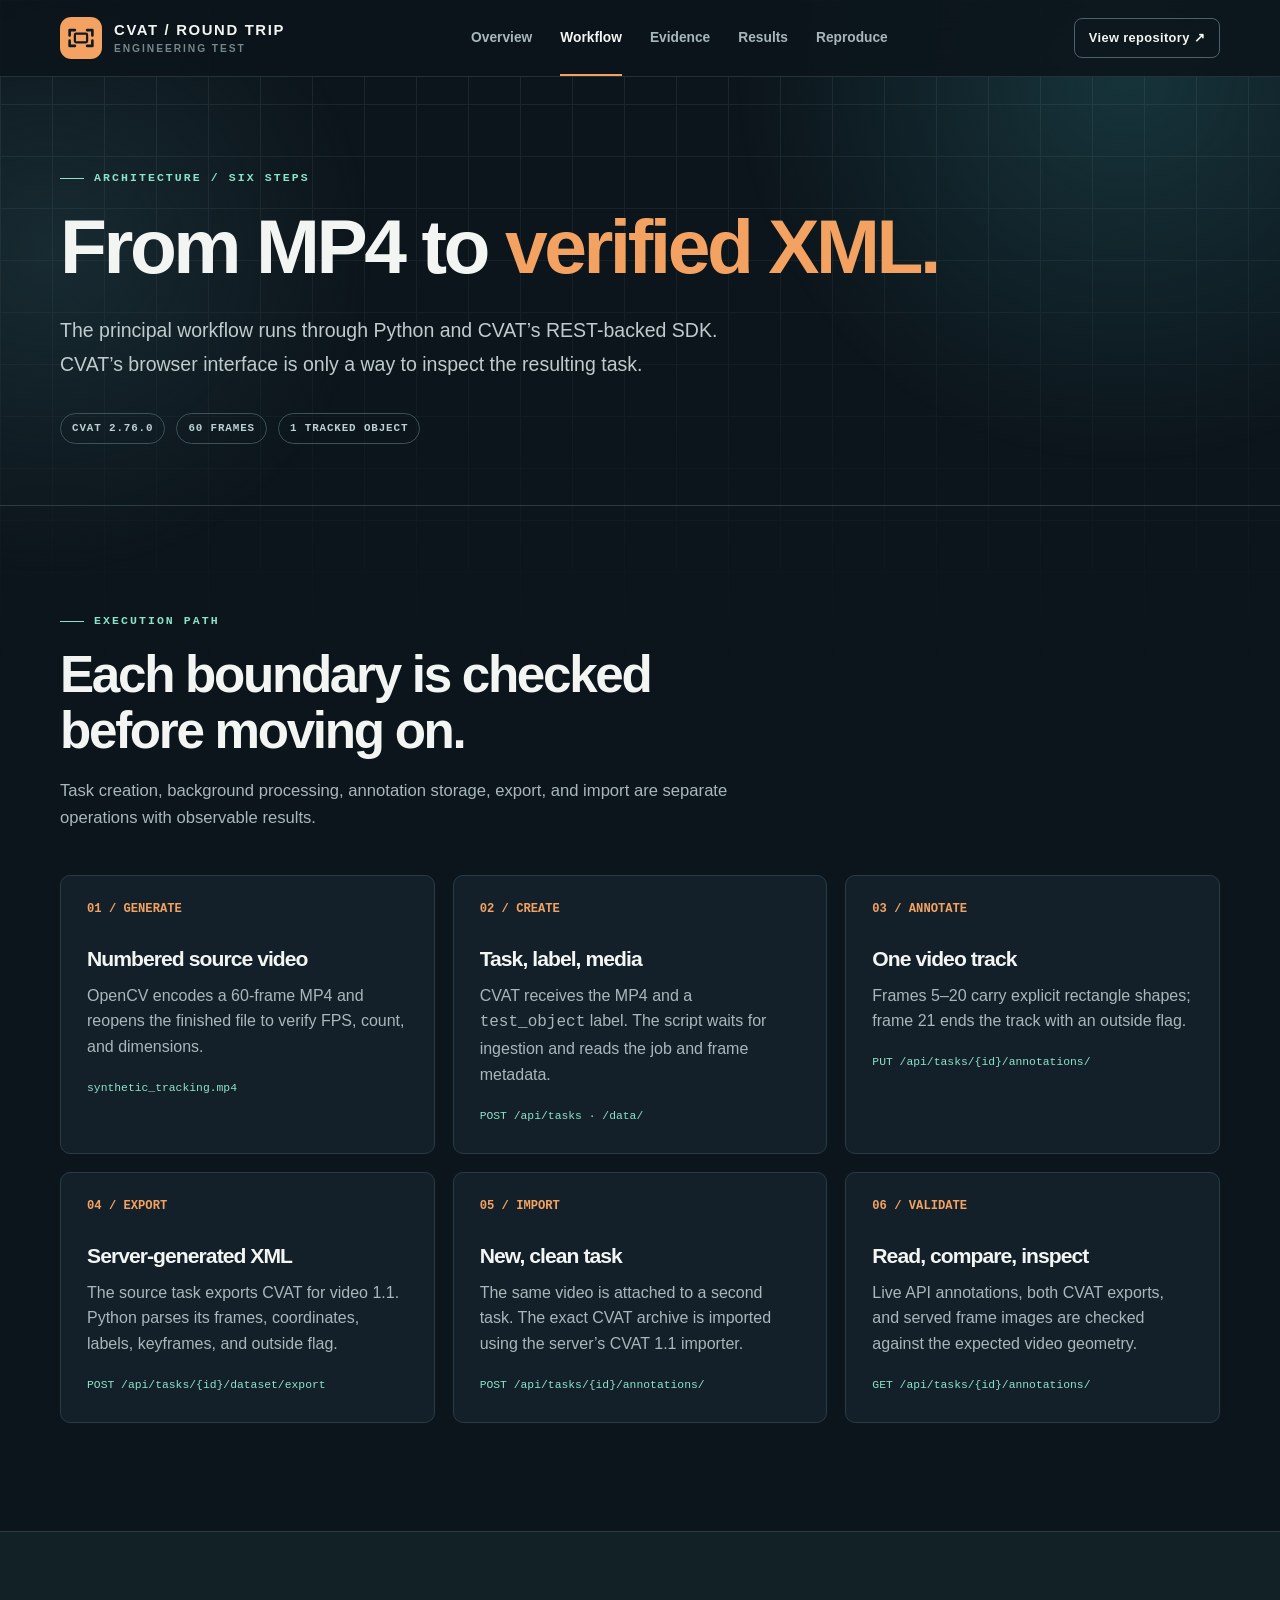
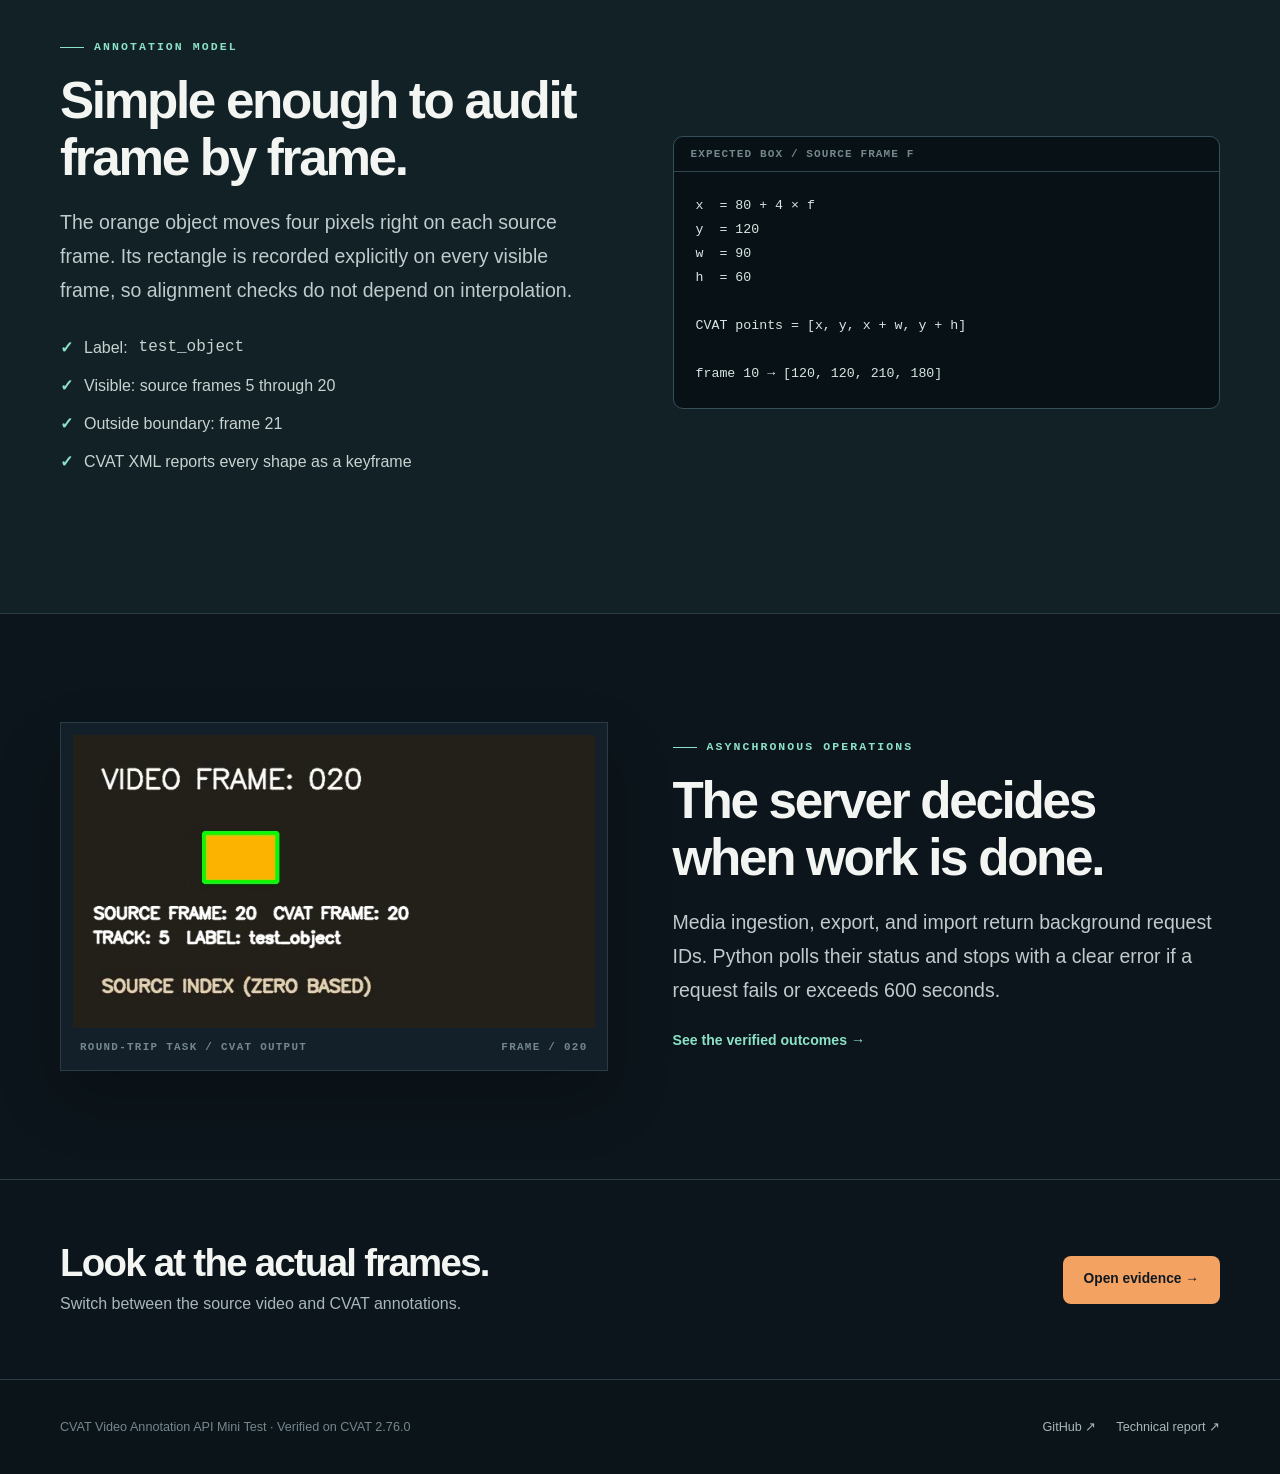
<file: docs/workflow.html>
<!doctype html>
<html lang="en">
<head><meta charset="utf-8"><meta name="viewport" content="width=device-width, initial-scale=1"><meta name="theme-color" content="#0c151b"><meta name="description" content="The CVAT REST API workflow behind a verified video annotation round trip."><title>Workflow — CVAT Round Trip</title><link rel="icon" href="assets/mark.svg" type="image/svg+xml"><link rel="stylesheet" href="assets/site.css"></head>
<body data-page="workflow">
  <div id="site-header"></div>
  <main>
    <section class="page-hero"><div class="container"><p class="eyebrow">Architecture / six steps</p><h1>From MP4 to <span class="accent">verified XML.</span></h1><p class="lead">The principal workflow runs through Python and CVAT’s REST-backed SDK. CVAT’s browser interface is only a way to inspect the resulting task.</p><div class="inline-meta"><span class="chip">CVAT <span data-value="cvatVersion">2.76.0</span></span><span class="chip">60 frames</span><span class="chip">1 tracked object</span></div></div></section>
    <section class="section"><div class="container"><div class="section-heading"><p class="eyebrow">Execution path</p><h2>Each boundary is checked before moving on.</h2><p>Task creation, background processing, annotation storage, export, and import are separate operations with observable results.</p></div>
      <div class="flow">
        <article class="flow-card"><span class="step">01 / GENERATE</span><h3>Numbered source video</h3><p>OpenCV encodes a 60-frame MP4 and reopens the finished file to verify FPS, count, and dimensions.</p><span class="endpoint">synthetic_tracking.mp4</span></article>
        <article class="flow-card"><span class="step">02 / CREATE</span><h3>Task, label, media</h3><p>CVAT receives the MP4 and a <code>test_object</code> label. The script waits for ingestion and reads the job and frame metadata.</p><span class="endpoint">POST /api/tasks · /data/</span></article>
        <article class="flow-card"><span class="step">03 / ANNOTATE</span><h3>One video track</h3><p>Frames 5–20 carry explicit rectangle shapes; frame 21 ends the track with an outside flag.</p><span class="endpoint">PUT /api/tasks/{id}/annotations/</span></article>
        <article class="flow-card"><span class="step">04 / EXPORT</span><h3>Server-generated XML</h3><p>The source task exports CVAT for video 1.1. Python parses its frames, coordinates, labels, keyframes, and outside flag.</p><span class="endpoint">POST /api/tasks/{id}/dataset/export</span></article>
        <article class="flow-card"><span class="step">05 / IMPORT</span><h3>New, clean task</h3><p>The same video is attached to a second task. The exact CVAT archive is imported using the server’s CVAT 1.1 importer.</p><span class="endpoint">POST /api/tasks/{id}/annotations/</span></article>
        <article class="flow-card"><span class="step">06 / VALIDATE</span><h3>Read, compare, inspect</h3><p>Live API annotations, both CVAT exports, and served frame images are checked against the expected video geometry.</p><span class="endpoint">GET /api/tasks/{id}/annotations/</span></article>
      </div>
    </div></section>
    <section class="section band"><div class="container split"><div><p class="eyebrow">Annotation model</p><h2>Simple enough to audit frame by frame.</h2><p class="lead">The orange object moves four pixels right on each source frame. Its rectangle is recorded explicitly on every visible frame, so alignment checks do not depend on interpolation.</p><ul class="check-list"><li>Label: <code>test_object</code></li><li>Visible: source frames 5 through 20</li><li>Outside boundary: frame 21</li><li>CVAT XML reports every shape as a keyframe</li></ul></div><div class="code-block"><div class="code-head">Expected box / source frame f</div><pre>x  = 80 + 4 × f
y  = 120
w  = 90
h  = 60

CVAT points = [x, y, x + w, y + h]

frame 10 → [120, 120, 210, 180]</pre></div></div></section>
    <section class="section"><div class="container split"><div class="image-panel"><img src="assets/evidence_frame_020.jpg" alt="Round-trip rectangle annotation on video frame 020" width="640" height="360"><div class="image-caption"><span>Round-trip task / CVAT output</span><span>Frame / 020</span></div></div><div><p class="eyebrow">Asynchronous operations</p><h2>The server decides when work is done.</h2><p class="lead">Media ingestion, export, and import return background request IDs. Python polls their status and stops with a clear error if a request fails or exceeds 600 seconds.</p><a class="text-link" href="results.html">See the verified outcomes →</a></div></div></section>
  </main>
  <div class="cta"><div class="container cta-inner"><div><h2>Look at the actual frames.</h2><p>Switch between the source video and CVAT annotations.</p></div><a class="button" href="evidence.html">Open evidence →</a></div></div>
  <div id="site-footer"></div><script src="assets/data.js"></script><script src="assets/site.js"></script>
</body></html>
</file>
<file: docs/assets/site.css>
:root {
  --bg: #0c151b;
  --surface: #142029;
  --surface-2: #192833;
  --ink: #f2f5f1;
  --muted: #a8b7bb;
  --subtle: #74878d;
  --line: #2a3b43;
  --orange: #f3a262;
  --mint: #8ce2c8;
  --blue: #93b8e1;
  --max: 1160px;
}
* { box-sizing: border-box; }
html { scroll-behavior: smooth; }
body { margin: 0; min-width: 320px; color: var(--ink); background: var(--bg); font: 16px/1.62 "Segoe UI", Inter, Arial, sans-serif; }
body::before { content: ""; position: fixed; inset: 0; z-index: -2; background: radial-gradient(circle at 88% 8%, #17343b 0, transparent 28%), radial-gradient(circle at 4% 28%, #182b32 0, transparent 23%); pointer-events: none; }
body::after { content: ""; position: fixed; inset: 0; z-index: -1; opacity: .18; background-image: linear-gradient(#71878b 1px, transparent 1px), linear-gradient(90deg, #71878b 1px, transparent 1px); background-size: 52px 52px; mask-image: linear-gradient(to bottom, #000, transparent 75%); pointer-events: none; }
a { color: inherit; text-decoration: none; }
button { font: inherit; }
button, a { -webkit-tap-highlight-color: transparent; }
a:focus-visible, button:focus-visible { outline: 3px solid var(--mint); outline-offset: 3px; }
img { max-width: 100%; display: block; }
.container { width: min(calc(100% - 48px), var(--max)); margin: 0 auto; }
.site-header { position: sticky; top: 0; z-index: 20; background: rgba(12, 21, 27, .89); backdrop-filter: blur(18px); border-bottom: 1px solid rgba(169, 196, 201, .16); }
.nav-shell { min-height: 76px; display: flex; align-items: center; justify-content: space-between; gap: 26px; }
.brand { display: inline-flex; align-items: center; gap: 12px; flex: 0 0 auto; }
.brand img { width: 42px; height: 42px; }
.brand-copy { display: grid; line-height: 1.1; }
.brand-copy strong { font-size: .93rem; letter-spacing: .11em; }
.brand-copy small { color: var(--subtle); font-size: .64rem; letter-spacing: .19em; margin-top: 5px; font-weight: 700; }
.nav-links { display: flex; align-items: center; gap: 28px; }
.nav-links a { font-size: .86rem; color: var(--muted); font-weight: 600; transition: color .2s; }
.nav-links a:hover, .nav-links a[aria-current="page"] { color: var(--ink); }
.nav-links a[aria-current="page"] { position: relative; }
.nav-links a[aria-current="page"]::after { content: ""; position: absolute; left: 0; right: 0; height: 2px; bottom: -27px; background: var(--orange); }
.header-action { border: 1px solid #4b626b; border-radius: 8px; padding: 9px 14px; font-size: .8rem; font-weight: 700; letter-spacing: .03em; white-space: nowrap; transition: background .2s, border-color .2s; }
.header-action:hover { background: var(--surface-2); border-color: var(--mint); }
.menu-toggle { display: none; background: transparent; color: var(--ink); border: 1px solid var(--line); width: 42px; height: 42px; border-radius: 8px; font-size: 1.25rem; cursor: pointer; }
.eyebrow { margin: 0 0 18px; display: flex; align-items: center; gap: 10px; color: var(--mint); font: 700 .72rem/1.3 Consolas, "SFMono-Regular", monospace; text-transform: uppercase; letter-spacing: .18em; }
.eyebrow::before { content: ""; display: inline-block; width: 24px; height: 1px; background: currentColor; }
h1, h2, h3, p { margin-top: 0; }
h1, h2, h3 { line-height: 1.11; letter-spacing: -.045em; }
h1 { font-size: clamp(3.1rem, 6.3vw, 6.35rem); margin-bottom: 24px; font-weight: 750; }
h2 { font-size: clamp(2.2rem, 4vw, 3.65rem); margin-bottom: 18px; }
h3 { font-size: 1.32rem; margin-bottom: 12px; }
.accent { color: var(--orange); }
.lead { font-size: clamp(1.04rem, 1.6vw, 1.22rem); color: #bfcbcc; line-height: 1.75; max-width: 660px; }
.section { padding: 108px 0; }
.section-tight { padding: 72px 0; }
.section-heading { max-width: 730px; margin-bottom: 43px; }
.section-heading p:not(.eyebrow) { color: var(--muted); font-size: 1.04rem; }
.hero { padding: 94px 0 76px; }
.hero-grid { display: grid; grid-template-columns: 1.08fr .92fr; align-items: center; gap: 54px; }
.hero-copy { position: relative; z-index: 1; }
.hero-copy .lead { margin-bottom: 33px; }
.button-row { display: flex; flex-wrap: wrap; align-items: center; gap: 12px; }
.button { display: inline-flex; align-items: center; justify-content: center; gap: 12px; min-height: 48px; padding: 12px 20px; border-radius: 8px; border: 1px solid transparent; color: #101921; background: var(--orange); font-size: .86rem; line-height: 1.2; font-weight: 750; cursor: pointer; transition: transform .2s, background .2s, border-color .2s; }
.button:hover { transform: translateY(-2px); background: #ffbb88; }
.button-secondary { color: var(--ink); background: transparent; border-color: #45606a; }
.button-secondary:hover { background: var(--surface-2); border-color: var(--mint); }
.text-link { color: var(--mint); font-weight: 700; font-size: .88rem; }
.text-link:hover { text-decoration: underline; text-underline-offset: 4px; }
.hero-art { position: relative; padding: 12px; border: 1px solid #44616a; background: #17262e; box-shadow: 0 34px 80px rgba(0,0,0,.32); transform: rotate(1.5deg); }
.hero-art::after { content: ""; position: absolute; inset: 8px -8px -8px 8px; border: 1px solid #bd7f5a; z-index: -1; }
.hero-art img { aspect-ratio: 16/9; width: 100%; height: auto; object-fit: cover; background: #181614; }
.art-top, .art-bottom { display: flex; align-items: center; justify-content: space-between; gap: 8px; font: 700 .69rem/1.2 Consolas, monospace; letter-spacing: .1em; text-transform: uppercase; color: var(--muted); }
.art-top { padding: 3px 4px 13px; }
.art-bottom { padding: 13px 4px 2px; }
.live-dot { width: 7px; height: 7px; display: inline-block; border-radius: 50%; background: var(--mint); box-shadow: 0 0 0 4px #8ce2c821; margin-right: 8px; }
.metrics { display: grid; grid-template-columns: repeat(4, 1fr); border: 1px solid var(--line); background: #142129d9; }
.metric { min-height: 131px; padding: 28px 30px; border-right: 1px solid var(--line); }
.metric:last-child { border-right: 0; }
.metric strong { display: block; font-size: 2.45rem; line-height: 1; letter-spacing: -.055em; margin-bottom: 12px; }
.metric span { display: block; color: var(--muted); text-transform: uppercase; font: 700 .67rem/1.5 Consolas, monospace; letter-spacing: .13em; }
.cards-3 { display: grid; grid-template-columns: repeat(3, 1fr); gap: 18px; }
.card { background: var(--surface); border: 1px solid var(--line); border-radius: 10px; padding: 28px; }
.card:hover { border-color: #4a6870; }
.card-index { display: block; color: var(--orange); font: 700 .75rem/1 Consolas, monospace; letter-spacing: .12em; margin-bottom: 33px; }
.card p { color: var(--muted); margin-bottom: 0; }
.card-icon { width: 42px; height: 42px; display: grid; place-items: center; margin-bottom: 28px; border: 1px solid #526b6c; border-radius: 8px; color: var(--mint); font: 700 1.2rem Consolas, monospace; }
.split { display: grid; grid-template-columns: 1fr 1fr; align-items: center; gap: 65px; }
.image-panel { border: 1px solid var(--line); background: var(--surface); padding: 12px; box-shadow: 0 28px 60px #0003; }
.image-panel img { width: 100%; height: auto; aspect-ratio: 16/9; object-fit: cover; }
.image-caption { padding: 12px 7px 3px; display: flex; justify-content: space-between; gap: 10px; color: var(--subtle); text-transform: uppercase; letter-spacing: .12em; font: 700 .68rem/1.4 Consolas, monospace; }
.check-list { list-style: none; margin: 28px 0 30px; padding: 0; }
.check-list li { display: flex; align-items: flex-start; gap: 11px; margin: 12px 0; color: #c8d3d1; }
.check-list li::before { content: "✓"; color: var(--mint); font-weight: 800; }
.page-hero { padding: 94px 0 61px; border-bottom: 1px solid var(--line); }
.page-hero h1 { font-size: clamp(3.2rem, 6vw, 5.6rem); max-width: 980px; }
.page-hero .lead { margin-bottom: 0; }
.inline-meta { display: flex; flex-wrap: wrap; gap: 11px; margin-top: 32px; }
.chip { color: #bad0d1; border: 1px solid #3b5258; padding: 7px 11px; border-radius: 999px; font: 700 .68rem/1.3 Consolas, monospace; letter-spacing: .08em; text-transform: uppercase; }
.chip-pass { color: var(--mint); border-color: #3c7f71; background: #16362f; }
.flow { display: grid; grid-template-columns: repeat(3, 1fr); gap: 18px; counter-reset: steps; }
.flow-card { position: relative; min-height: 230px; padding: 26px; border: 1px solid var(--line); background: var(--surface); border-radius: 10px; }
.flow-card .step { display: block; color: var(--orange); font: 700 .76rem Consolas, monospace; margin-bottom: 31px; }
.flow-card p { color: var(--muted); margin-bottom: 0; }
.endpoint { display: inline-block; margin-top: 20px; color: var(--mint); font: .71rem/1.5 Consolas, monospace; overflow-wrap: anywhere; }
.band { border-top: 1px solid var(--line); border-bottom: 1px solid var(--line); background: #14252acc; }
.band-inner { display: flex; align-items: center; justify-content: space-between; gap: 30px; padding: 40px 0; }
.band-inner strong { font-size: clamp(1.3rem, 2.5vw, 2.1rem); letter-spacing: -.035em; line-height: 1.2; }
.evidence-layout { display: grid; grid-template-columns: minmax(0, 1.55fr) minmax(260px, .65fr); gap: 24px; }
.viewer { background: var(--surface); border: 1px solid var(--line); padding: 14px; border-radius: 10px; }
.viewer-top { display: flex; justify-content: space-between; gap: 10px; padding: 4px 4px 13px; color: var(--subtle); font: 700 .71rem/1.3 Consolas, monospace; letter-spacing: .1em; text-transform: uppercase; }
.viewer img { width: 100%; height: auto; aspect-ratio: 16/9; object-fit: cover; background: #181614; }
.viewer-controls { display: flex; justify-content: space-between; flex-wrap: wrap; gap: 12px; padding-top: 15px; }
.segmented { display: inline-flex; padding: 4px; gap: 3px; border: 1px solid var(--line); border-radius: 8px; background: #0f1b22; }
.segmented button { border: 0; color: var(--muted); background: transparent; padding: 8px 13px; border-radius: 5px; font: 700 .75rem/1 Consolas, monospace; cursor: pointer; }
.segmented button[aria-pressed="true"] { color: var(--bg); background: var(--mint); }
.side-panel { border: 1px solid var(--line); background: var(--surface); border-radius: 10px; padding: 30px; }
.side-panel .eyebrow { margin-bottom: 24px; }
.side-panel h3 { font-size: 1.7rem; margin-bottom: 20px; }
.detail-row { display: flex; align-items: baseline; justify-content: space-between; gap: 10px; padding: 13px 0; border-bottom: 1px solid var(--line); }
.detail-row span { color: var(--muted); font-size: .84rem; }
.detail-row strong { font: 700 .87rem Consolas, monospace; text-align: right; }
.side-panel .text-link { display: inline-block; margin-top: 28px; }
.method-note { color: var(--muted); font-size: .91rem; max-width: 850px; margin: 25px 0 0; }
.result-hero { display: grid; grid-template-columns: 1fr 300px; gap: 28px; align-items: end; }
.result-score { border: 1px solid #437965; border-radius: 11px; background: linear-gradient(135deg, #17352e, #142a29); padding: 28px; }
.result-score .status { color: var(--mint); font: 700 .8rem Consolas, monospace; letter-spacing: .16em; }
.result-score strong { display: block; font-size: 5rem; line-height: 1; letter-spacing: -.065em; margin: 13px 0 4px; }
.result-score small { color: #adccbf; text-transform: uppercase; font: 700 .67rem Consolas, monospace; letter-spacing: .13em; }
.progress { height: 5px; background: #426359; border-radius: 5px; margin-top: 26px; overflow: hidden; }
.progress span { display: block; height: 100%; width: 100%; background: var(--mint); }
.results-grid { display: grid; grid-template-columns: repeat(2, 1fr); gap: 20px; }
.result-group { border: 1px solid var(--line); border-radius: 10px; background: var(--surface); padding: 28px; }
.result-group h3 { display: flex; justify-content: space-between; gap: 10px; }
.result-group h3 span { color: var(--mint); font: 700 .72rem Consolas, monospace; }
.result-group ul { list-style: none; margin: 20px 0 0; padding: 0; }
.result-group li { display: flex; gap: 12px; justify-content: space-between; align-items: baseline; border-top: 1px solid var(--line); padding: 9px 0; color: #c3cfcf; font-size: .83rem; }
.result-group li strong { color: var(--mint); font: 700 .68rem Consolas, monospace; letter-spacing: .05em; }
.code-block { position: relative; background: #081116; border: 1px solid #36505a; border-radius: 10px; overflow: hidden; }
.code-head { display: flex; align-items: center; justify-content: space-between; gap: 10px; padding: 11px 17px; border-bottom: 1px solid #30454d; color: var(--subtle); font: 700 .69rem Consolas, monospace; letter-spacing: .1em; text-transform: uppercase; }
.copy-button { color: var(--mint); border: 0; background: transparent; cursor: pointer; font: 700 .72rem Consolas, monospace; }
pre { margin: 0; overflow-x: auto; padding: 22px; color: #d7e6e3; font: .83rem/1.8 Consolas, "SFMono-Regular", monospace; tab-size: 2; }
.guide-grid { display: grid; grid-template-columns: minmax(0, 1fr) 280px; gap: 34px; }
.guide-grid > * { min-width: 0; }
.guide-step { margin-bottom: 44px; }
.guide-step h2 { font-size: 1.65rem; margin-bottom: 10px; }
.guide-step p { color: var(--muted); max-width: 650px; }
.guide-aside { align-self: start; position: sticky; top: 108px; }
.guide-aside .card { padding: 22px; }
.guide-aside a { display: block; padding: 9px 0; color: var(--muted); font-size: .85rem; }
.guide-aside a:hover { color: var(--mint); }
.file-list { display: grid; grid-template-columns: 1fr 1fr; gap: 12px; }
.file-link { display: flex; justify-content: space-between; gap: 10px; padding: 17px 19px; background: var(--surface); border: 1px solid var(--line); border-radius: 8px; font: .8rem Consolas, monospace; color: #d6e2df; }
.file-link:hover { border-color: var(--mint); }
.file-link::after { content: "↗"; color: var(--orange); }
.cta { padding: 62px 0; border-top: 1px solid var(--line); }
.cta-inner { display: flex; justify-content: space-between; align-items: center; gap: 25px; }
.cta h2 { font-size: clamp(1.8rem, 3vw, 2.7rem); margin-bottom: 6px; }
.cta p { color: var(--muted); margin-bottom: 0; }
.site-footer { border-top: 1px solid var(--line); background: #0b1419; }
.footer-inner { min-height: 94px; display: flex; justify-content: space-between; align-items: center; gap: 24px; color: var(--subtle); font-size: .79rem; }
.footer-inner a { color: var(--muted); }
.footer-inner a:hover { color: var(--mint); }
.footer-links { display: flex; flex-wrap: wrap; gap: 20px; }
@media (max-width: 980px) {
  .header-action { display: none; }
  .nav-links { gap: 17px; }
  .hero-grid { gap: 32px; }
  .metric { padding: 24px 19px; }
  .split { gap: 35px; }
}
@media (max-width: 760px) {
  .container { width: min(calc(100% - 32px), var(--max)); }
  .menu-toggle { display: grid; place-items: center; }
  .nav-shell { min-height: 68px; }
  .nav-links { display: none; position: absolute; top: 68px; left: 0; right: 0; padding: 10px 16px 18px; flex-direction: column; align-items: stretch; gap: 0; border-bottom: 1px solid var(--line); background: #0c151b; }
  .nav-links.open { display: flex; }
  .nav-links a { padding: 12px; }
  .nav-links a[aria-current="page"]::after { display: none; }
  .hero { padding: 65px 0 55px; }
  .hero-grid, .split, .evidence-layout, .result-hero, .guide-grid { grid-template-columns: 1fr; }
  .hero-art { transform: none; }
  .section { padding: 72px 0; }
  .page-hero { padding: 66px 0 50px; }
  .metrics, .cards-3, .flow, .results-grid { grid-template-columns: 1fr 1fr; }
  .metric:nth-child(2) { border-right: 0; }
  .metric:nth-child(-n+2) { border-bottom: 1px solid var(--line); }
  .band-inner, .cta-inner { align-items: flex-start; flex-direction: column; }
  .guide-aside { position: static; }
}
@media (max-width: 520px) {
  h1 { font-size: 3.05rem; }
  .metrics, .cards-3, .flow, .results-grid, .file-list { grid-template-columns: 1fr; }
  .metric { border-right: 0; border-bottom: 1px solid var(--line); min-height: 105px; }
  .metric:last-child { border-bottom: 0; }
  .metric strong { font-size: 2.15rem; }
  .viewer-controls { flex-direction: column; }
  .segmented { justify-content: center; }
  .segmented button { flex: 1; }
  .footer-inner { align-items: flex-start; flex-direction: column; padding: 25px 0; gap: 13px; }
}
@media (prefers-reduced-motion: reduce) { html { scroll-behavior: auto; } *, *::before, *::after { transition-duration: .01ms !important; animation-duration: .01ms !important; } }
</file>
